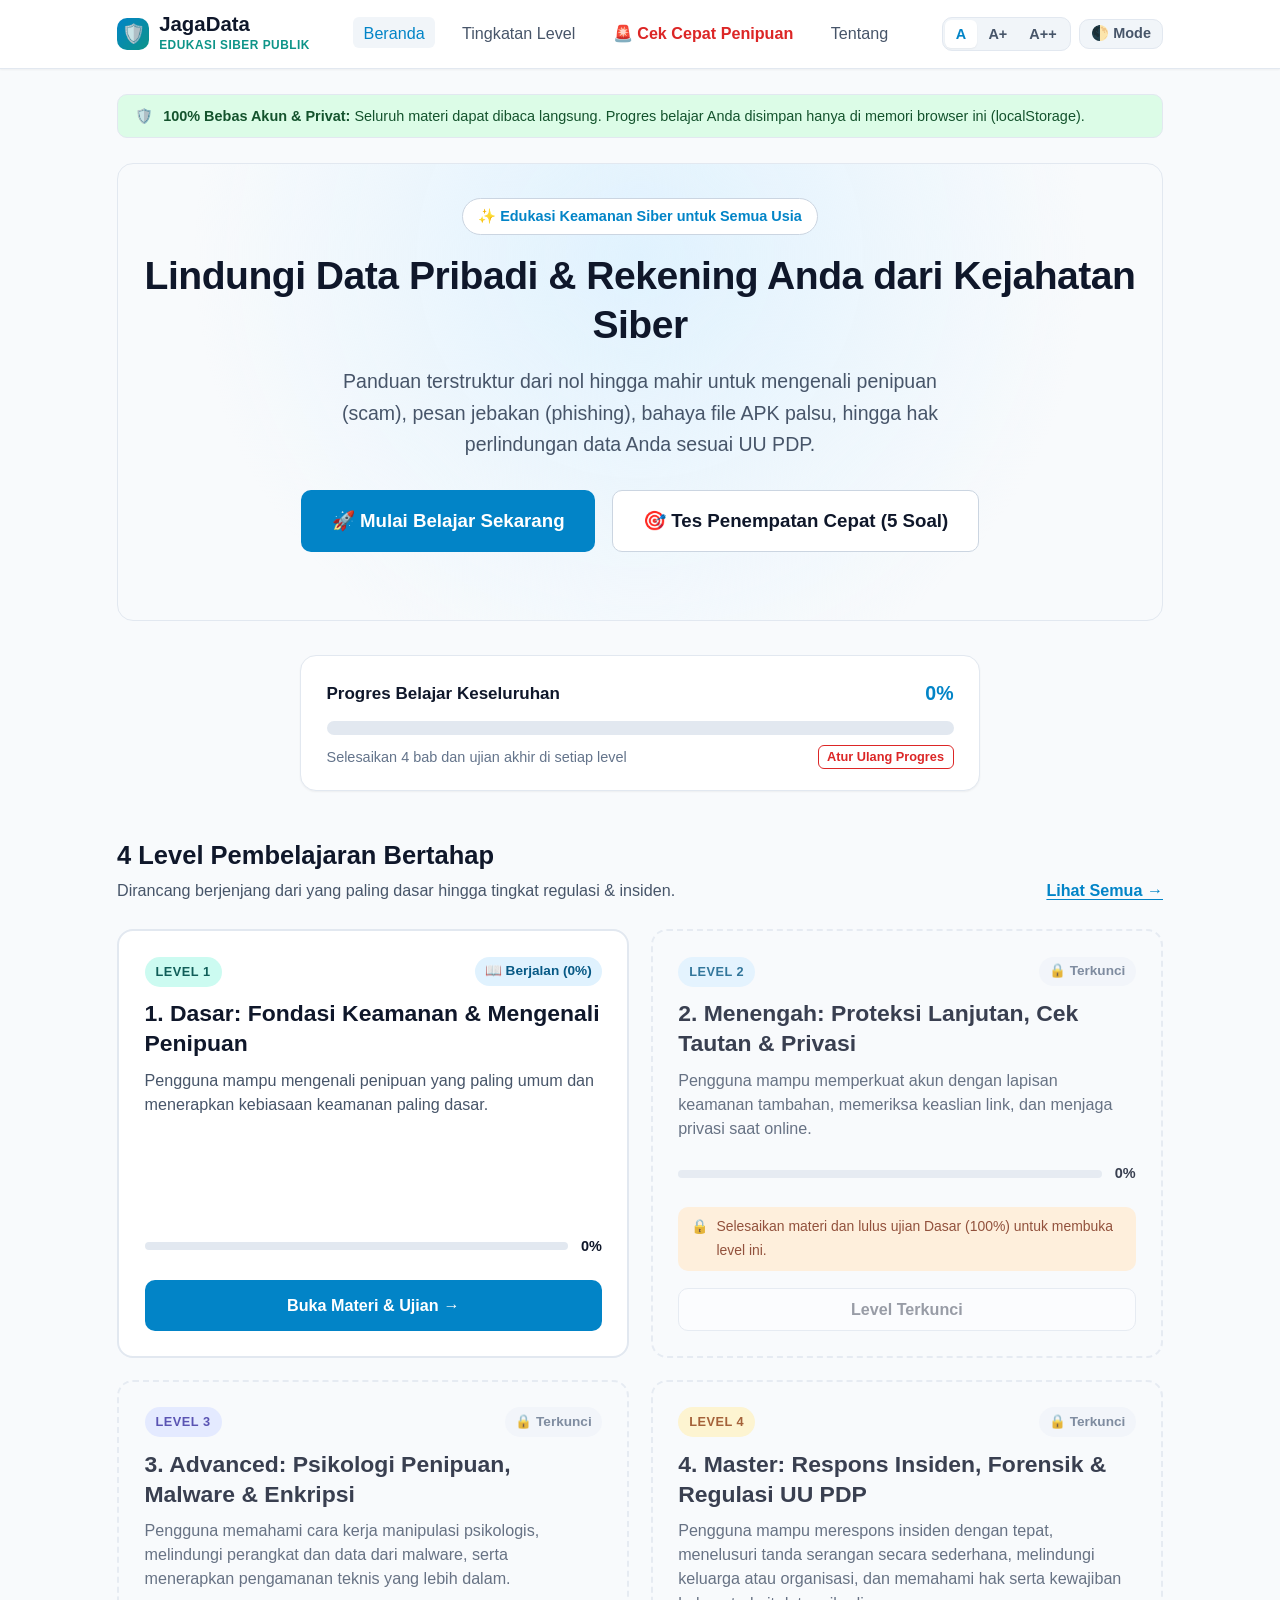
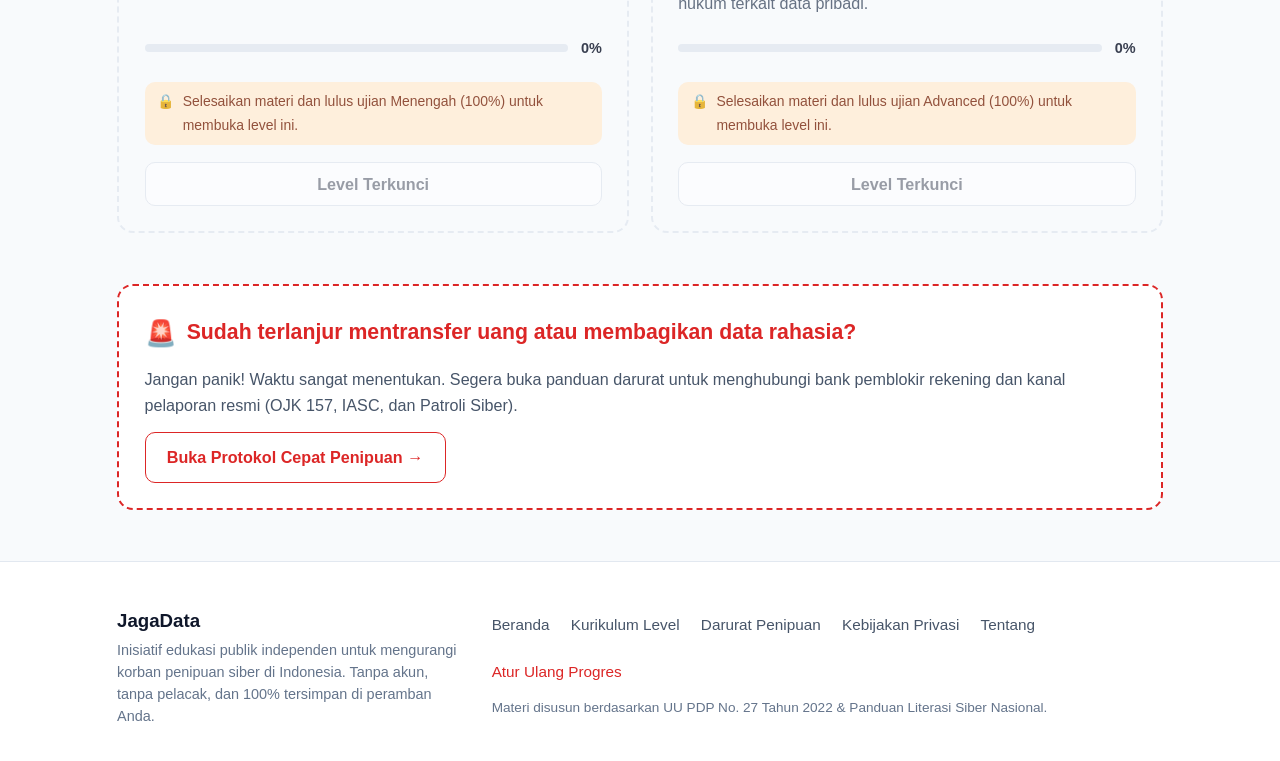
<file: index.html>
<!DOCTYPE html>
<html lang="id">
<head>
  <meta charset="UTF-8">
  <meta name="viewport" content="width=device-width, initial-scale=1.0">
  <meta http-equiv="X-UA-Compatible" content="ie=edge">
  
  <!-- Content Security Policy: Tanpa Panggilan Eksternal, Aman dari Injeksi -->
  <meta http-equiv="Content-Security-Policy" content="default-src 'self'; script-src 'self' 'unsafe-inline'; style-src 'self' 'unsafe-inline'; img-src 'self' data:; connect-src 'self'; font-src 'self'; base-uri 'self'; form-action 'self';">

  <title>JagaData - Edukasi Keamanan Data Pribadi & Anti-Scam Indonesia</title>
  <meta name="description" content="Platform edukasi mandiri perlindungan data pribadi, panduan mengenali scam, phishing, APK berbahaya, hingga hak sesuai UU PDP. Bebas akun dan ramah lansia.">
  <meta name="theme-color" content="#0284c7">

  <!-- Stylesheet Tunggal Mandiri -->
  <link rel="stylesheet" href="css/style.css">
</head>
<body>

  <!-- Header & Navigasi Utama -->
  <header class="site-header">
    <div class="container">
      <div class="header-inner">
        <!-- Logo Brand -->
        <a href="#/" class="brand-logo" aria-label="JagaData Beranda">
          <div class="brand-icon" aria-hidden="true">🛡️</div>
          <div class="brand-text">
            <span class="brand-name">JagaData</span>
            <span class="brand-badge">Edukasi Siber Publik</span>
          </div>
        </a>

        <!-- Navigasi Menu Desktop -->
        <nav aria-label="Menu Utama">
          <ul class="nav-links">
            <li><a href="#/" class="nav-link active">Beranda</a></li>
            <li><a href="#/levels" class="nav-link">Tingkatan Level</a></li>
            <li><a href="#/cek-cepat" class="nav-link" style="color: var(--color-danger); font-weight: 700;">🚨 Cek Cepat Penipuan</a></li>
            <li><a href="#/tentang" class="nav-link">Tentang</a></li>
          </ul>
        </nav>

        <!-- Pengaturan Aksesibilitas (Ukuran Huruf & Tema) -->
        <div class="header-controls">
          <div class="control-btn-group" aria-label="Pengatur Ukuran Teks">
            <button id="btn-font-normal" class="control-btn active" title="Ukuran Font Standar" aria-label="Ukuran font standar">A</button>
            <button id="btn-font-large" class="control-btn" title="Ukuran Font Besar (Ramah Lansia)" aria-label="Ukuran font besar">A+</button>
            <button id="btn-font-xlarge" class="control-btn" title="Ukuran Font Sangat Besar" aria-label="Ukuran font ekstra besar">A++</button>
          </div>
          <button id="btn-theme-toggle" class="control-btn" style="background-color: var(--bg-hover); border: 1px solid var(--border-light); border-radius: var(--radius-md);" title="Ganti Mode Tampilan (Gelap / Terang)">
            🌓 Mode
          </button>
        </div>
      </div>
    </div>
  </header>

  <!-- Area Konten Utama Dinamis (Diisi oleh Router Hash app.js) -->
  <main id="app" class="main-view" role="main">
    <div class="container" style="text-align: center; padding: 3rem 1rem;">
      <p style="color: var(--text-muted); font-size: 1.1rem;">Memuat materi pembelajaran aman...</p>
    </div>
  </main>

  <!-- Footer Situs -->
  <footer class="site-footer">
    <div class="container">
      <div class="footer-inner">
        <div>
          <div style="font-weight: 800; font-size: 1.1rem; color: var(--text-main); margin-bottom: 0.25rem;">
            JagaData
          </div>
          <p style="font-size: 0.85rem; color: var(--text-subtle); max-width: 45ch; line-height: 1.5;">
            Inisiatif edukasi publik independen untuk mengurangi korban penipuan siber di Indonesia. Tanpa akun, tanpa pelacak, dan 100% tersimpan di peramban Anda.
          </p>
        </div>

        <div>
          <ul class="footer-links">
            <li><a href="#/" class="footer-link">Beranda</a></li>
            <li><a href="#/levels" class="footer-link">Kurikulum Level</a></li>
            <li><a href="#/cek-cepat" class="footer-link">Darurat Penipuan</a></li>
            <li><a href="#/privasi" class="footer-link">Kebijakan Privasi</a></li>
            <li><a href="#/tentang" class="footer-link">Tentang</a></li>
            <li><a href="#" id="footer-reset-btn" class="footer-link" style="color: var(--color-danger);">Atur Ulang Progres</a></li>
          </ul>
          <div style="margin-top: 0.75rem; font-size: 0.8rem; color: var(--text-subtle);">
            Materi disusun berdasarkan UU PDP No. 27 Tahun 2022 & Panduan Literasi Siber Nasional.
          </div>
        </div>
      </div>
    </div>
  </footer>

  <!-- Scripts Urutan Dependensi: Konten -> Storage -> Quiz -> App -->
  <script src="data/content.js"></script>
  <script src="js/storage.js"></script>
  <script src="js/quiz.js"></script>
  <script src="js/app.js"></script>
</body>
</html>
</file>
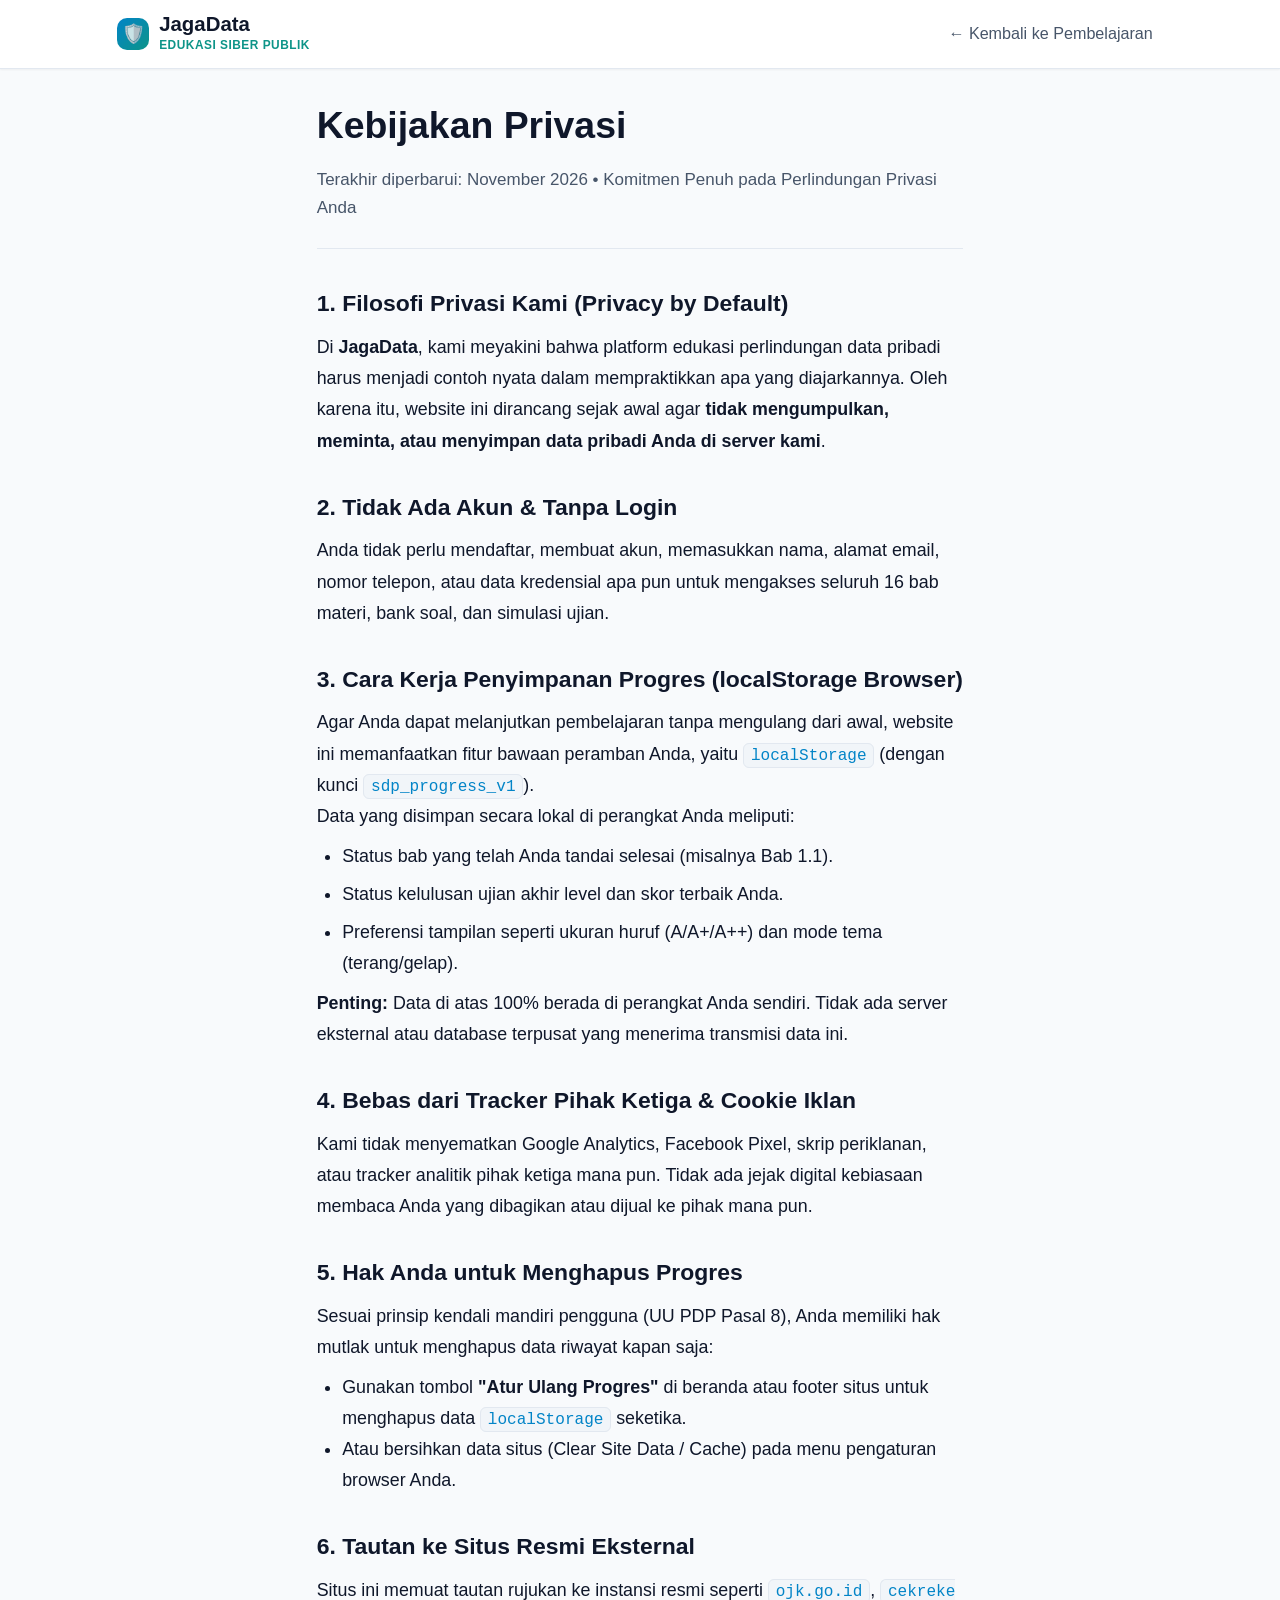
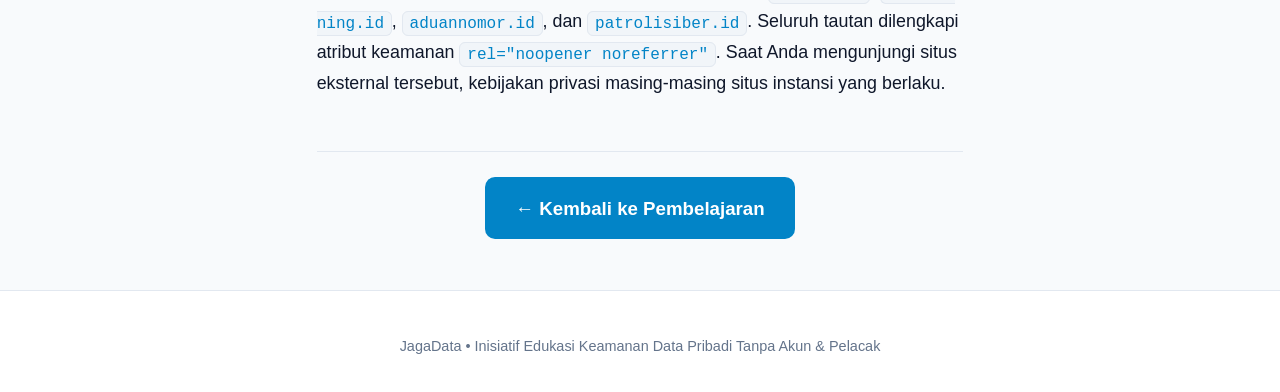
<file: privacy.html>
<!DOCTYPE html>
<html lang="id">
<head>
  <meta charset="UTF-8">
  <meta name="viewport" content="width=device-width, initial-scale=1.0">
  <meta http-equiv="X-UA-Compatible" content="ie=edge">
  <meta http-equiv="Content-Security-Policy" content="default-src 'self'; script-src 'self' 'unsafe-inline'; style-src 'self' 'unsafe-inline'; img-src 'self' data:; connect-src 'self'; font-src 'self';">

  <title>Kebijakan Privasi - JagaData</title>
  <meta name="description" content="Kebijakan privasi resmi JagaData. Tanpa akun, tanpa pelacak pihak ketiga, dan tanpa pengumpulan data pribadi.">
  <link rel="stylesheet" href="css/style.css">
</head>
<body>

  <header class="site-header">
    <div class="container">
      <div class="header-inner">
        <a href="index.html#/" class="brand-logo" aria-label="Kembali ke Beranda">
          <div class="brand-icon" aria-hidden="true">🛡️</div>
          <div class="brand-text">
            <span class="brand-name">JagaData</span>
            <span class="brand-badge">Edukasi Siber Publik</span>
          </div>
        </a>

        <nav aria-label="Menu Navigasi">
          <ul class="nav-links">
            <li><a href="index.html#/" class="nav-link">&larr; Kembali ke Pembelajaran</a></li>
          </ul>
        </nav>
      </div>
    </div>
  </header>

  <main class="main-view">
    <div class="container content-readable">
      <div style="margin-bottom: 2rem; padding-bottom: 1.5rem; border-bottom: 1px solid var(--border-light);">
        <h1 style="font-size: 2.2rem; font-weight: 800; margin-bottom: 0.5rem;">Kebijakan Privasi</h1>
        <p style="color: var(--text-muted); font-size: 1rem;">
          Terakhir diperbarui: November 2026 • Komitmen Penuh pada Perlindungan Privasi Anda
        </p>
      </div>

      <article style="display: flex; flex-direction: column; gap: 1.75rem; font-size: 1.05rem; line-height: 1.75;">
        <section>
          <h2 style="font-size: 1.35rem; font-weight: 800; margin-bottom: 0.5rem; color: var(--text-main);">
            1. Filosofi Privasi Kami (Privacy by Default)
          </h2>
          <p>
            Di <strong>JagaData</strong>, kami meyakini bahwa platform edukasi perlindungan data pribadi harus menjadi contoh nyata dalam mempraktikkan apa yang diajarkannya. Oleh karena itu, website ini dirancang sejak awal agar <strong>tidak mengumpulkan, meminta, atau menyimpan data pribadi Anda di server kami</strong>.
          </p>
        </section>

        <section>
          <h2 style="font-size: 1.35rem; font-weight: 800; margin-bottom: 0.5rem; color: var(--text-main);">
            2. Tidak Ada Akun & Tanpa Login
          </h2>
          <p>
            Anda tidak perlu mendaftar, membuat akun, memasukkan nama, alamat email, nomor telepon, atau data kredensial apa pun untuk mengakses seluruh 16 bab materi, bank soal, dan simulasi ujian.
          </p>
        </section>

        <section>
          <h2 style="font-size: 1.35rem; font-weight: 800; margin-bottom: 0.5rem; color: var(--text-main);">
            3. Cara Kerja Penyimpanan Progres (localStorage Browser)
          </h2>
          <p>
            Agar Anda dapat melanjutkan pembelajaran tanpa mengulang dari awal, website ini memanfaatkan fitur bawaan peramban Anda, yaitu <code>localStorage</code> (dengan kunci <code>sdp_progress_v1</code>).
          </p>
          <p>
            Data yang disimpan secara lokal di perangkat Anda meliputi:
          </p>
          <ul style="padding-left: 1.5rem; margin-top: 0.5rem; display: flex; flex-direction: column; gap: 0.4rem;">
            <li>Status bab yang telah Anda tandai selesai (misalnya Bab 1.1).</li>
            <li>Status kelulusan ujian akhir level dan skor terbaik Anda.</li>
            <li>Preferensi tampilan seperti ukuran huruf (A/A+/A++) dan mode tema (terang/gelap).</li>
          </ul>
          <p style="margin-top: 0.5rem;">
            <strong>Penting:</strong> Data di atas 100% berada di perangkat Anda sendiri. Tidak ada server eksternal atau database terpusat yang menerima transmisi data ini.
          </p>
        </section>

        <section>
          <h2 style="font-size: 1.35rem; font-weight: 800; margin-bottom: 0.5rem; color: var(--text-main);">
            4. Bebas dari Tracker Pihak Ketiga & Cookie Iklan
          </h2>
          <p>
            Kami tidak menyematkan Google Analytics, Facebook Pixel, skrip periklanan, atau tracker analitik pihak ketiga mana pun. Tidak ada jejak digital kebiasaan membaca Anda yang dibagikan atau dijual ke pihak mana pun.
          </p>
        </section>

        <section>
          <h2 style="font-size: 1.35rem; font-weight: 800; margin-bottom: 0.5rem; color: var(--text-main);">
            5. Hak Anda untuk Menghapus Progres
          </h2>
          <p>
            Sesuai prinsip kendali mandiri pengguna (UU PDP Pasal 8), Anda memiliki hak mutlak untuk menghapus data riwayat kapan saja:
          </p>
          <ul style="padding-left: 1.5rem; margin-top: 0.5rem;">
            <li>Gunakan tombol <strong>"Atur Ulang Progres"</strong> di beranda atau footer situs untuk menghapus data <code>localStorage</code> seketika.</li>
            <li>Atau bersihkan data situs (Clear Site Data / Cache) pada menu pengaturan browser Anda.</li>
          </ul>
        </section>

        <section>
          <h2 style="font-size: 1.35rem; font-weight: 800; margin-bottom: 0.5rem; color: var(--text-main);">
            6. Tautan ke Situs Resmi Eksternal
          </h2>
          <p>
            Situs ini memuat tautan rujukan ke instansi resmi seperti <code>ojk.go.id</code>, <code>cekrekening.id</code>, <code>aduannomor.id</code>, dan <code>patrolisiber.id</code>. Seluruh tautan dilengkapi atribut keamanan <code>rel="noopener noreferrer"</code>. Saat Anda mengunjungi situs eksternal tersebut, kebijakan privasi masing-masing situs instansi yang berlaku.
          </p>
        </section>
      </article>

      <div style="margin-top: 3rem; padding-top: 1.5rem; border-top: 1px solid var(--border-light); text-align: center;">
        <a href="index.html#/" class="btn btn-primary btn-lg">&larr; Kembali ke Pembelajaran</a>
      </div>
    </div>
  </main>

  <footer class="site-footer">
    <div class="container" style="text-align: center;">
      <p style="font-size: 0.85rem; color: var(--text-subtle);">
        JagaData &bull; Inisiatif Edukasi Keamanan Data Pribadi Tanpa Akun & Pelacak
      </p>
    </div>
  </footer>

</body>
</html>
</file>
<file: css/style.css>
/* ============================================================
   JagaData - Edukasi Keamanan Data Pribadi
   Desain: Mobile-First, Ramah Lansia & Pemula, Aksesibel (WCAG)
   ============================================================ */

:root {
  /* Palet Warna Terang */
  --bg-primary: #f8fafc;
  --bg-surface: #ffffff;
  --bg-card: #ffffff;
  --bg-hover: #f1f5f9;
  --bg-subtle: #f8fafc;
  
  --text-main: #0f172a;
  --text-muted: #475569;
  --text-subtle: #64748b;
  --text-inverse: #ffffff;

  --border-light: #e2e8f0;
  --border-medium: #cbd5e1;
  --border-focus: #0284c7;

  /* Warna Brand & Navigasi */
  --brand-primary: #0284c7;
  --brand-primary-hover: #0369a1;
  --brand-dark: #0f172a;
  --brand-accent: #0d9488;
  --brand-surface: #e0f2fe;

  /* Warna Identitas 4 Level */
  --lvl-1: #0d9488;
  --lvl-1-bg: #ccfbf1;
  --lvl-1-text: #115e59;

  --lvl-2: #0284c7;
  --lvl-2-bg: #e0f2fe;
  --lvl-2-text: #075985;

  --lvl-3: #6366f1;
  --lvl-3-bg: #e0e7ff;
  --lvl-3-text: #3730a3;

  --lvl-4: #d97706;
  --lvl-4-bg: #fef3c7;
  --lvl-4-text: #92400e;

  /* Status Colors */
  --color-success: #16a34a;
  --color-success-bg: #dcfce7;
  --color-success-text: #14532d;

  --color-danger: #dc2626;
  --color-danger-bg: #fee2e2;
  --color-danger-text: #7f1d1d;

  --color-warning: #ea580c;
  --color-warning-bg: #ffedd5;
  --color-warning-text: #7c2d12;

  --color-info: #0284c7;
  --color-info-bg: #e0f2fe;
  --color-info-text: #075985;

  /* Tipografi & Skala Font */
  --font-base: -apple-system, BlinkMacSystemFont, "Segoe UI", Roboto, "Helvetica Neue", Arial, sans-serif, "Apple Color Emoji", "Segoe UI Emoji";
  --font-code: "SFMono-Regular", Consolas, "Liberation Mono", Menlo, Courier, monospace;
  --font-size-root: 17px;
  --line-height-body: 1.68;
  --content-max-width: 72ch;

  /* Spacing & Radii */
  --radius-sm: 6px;
  --radius-md: 10px;
  --radius-lg: 16px;
  --radius-full: 9999px;
  --shadow-sm: 0 1px 2px 0 rgba(0, 0, 0, 0.05);
  --shadow-md: 0 4px 6px -1px rgba(0, 0, 0, 0.07), 0 2px 4px -2px rgba(0, 0, 0, 0.06);
  --shadow-lg: 0 10px 15px -3px rgba(0, 0, 0, 0.08), 0 4px 6px -4px rgba(0, 0, 0, 0.04);

  /* Transisi */
  --transition-fast: 0.15s ease;
  --transition-normal: 0.25s ease;
}

/* Skala Ukuran Teks untuk Ramah Lansia */
html[data-font-size="normal"] {
  --font-size-root: 17px;
}
html[data-font-size="large"] {
  --font-size-root: 19.5px;
}
html[data-font-size="xlarge"] {
  --font-size-root: 22px;
}

/* Mode Gelap via Atribut atau prefers-color-scheme */
@media (prefers-color-scheme: dark) {
  :root:not([data-theme="light"]) {
    --bg-primary: #0b0f17;
    --bg-surface: #131b2a;
    --bg-card: #182337;
    --bg-hover: #1e2c45;
    --bg-subtle: #0f1726;

    --text-main: #f1f5f9;
    --text-muted: #cbd5e1;
    --text-subtle: #94a3b8;
    --text-inverse: #0b0f17;

    --border-light: #243249;
    --border-medium: #33435e;
    --border-focus: #38bdf8;

    --brand-primary: #38bdf8;
    --brand-primary-hover: #7dd3fc;
    --brand-surface: #1e2c45;

    --lvl-1-bg: #042f2e;
    --lvl-1-text: #5eead4;

    --lvl-2-bg: #082f49;
    --lvl-2-text: #7dd3fc;

    --lvl-3-bg: #1e1b4b;
    --lvl-3-text: #a5b4fc;

    --lvl-4-bg: #451a03;
    --lvl-4-text: #fcd34d;

    --color-success-bg: #052e16;
    --color-success-text: #86efac;

    --color-danger-bg: #450a0a;
    --color-danger-text: #fca5a5;

    --color-warning-bg: #431407;
    --color-warning-text: #fdba74;

    --color-info-bg: #082f49;
    --color-info-text: #7dd3fc;
  }
}

html[data-theme="dark"] {
  --bg-primary: #0b0f17;
  --bg-surface: #131b2a;
  --bg-card: #182337;
  --bg-hover: #1e2c45;
  --bg-subtle: #0f1726;

  --text-main: #f1f5f9;
  --text-muted: #cbd5e1;
  --text-subtle: #94a3b8;
  --text-inverse: #0b0f17;

  --border-light: #243249;
  --border-medium: #33435e;
  --border-focus: #38bdf8;

  --brand-primary: #38bdf8;
  --brand-primary-hover: #7dd3fc;
  --brand-surface: #1e2c45;

  --lvl-1-bg: #042f2e;
  --lvl-1-text: #5eead4;

  --lvl-2-bg: #082f49;
  --lvl-2-text: #7dd3fc;

  --lvl-3-bg: #1e1b4b;
  --lvl-3-text: #a5b4fc;

  --lvl-4-bg: #451a03;
  --lvl-4-text: #fcd34d;

  --color-success-bg: #052e16;
  --color-success-text: #86efac;

  --color-danger-bg: #450a0a;
  --color-danger-text: #fca5a5;

  --color-warning-bg: #431407;
  --color-warning-text: #fdba74;

  --color-info-bg: #082f49;
  --color-info-text: #7dd3fc;
}

/* Hormati Preferensi Kurangi Gerakan */
@media (prefers-reduced-motion: reduce) {
  *, *::before, *::after {
    animation-duration: 0.01ms !important;
    animation-iteration-count: 1 !important;
    transition-duration: 0.01ms !important;
    scroll-behavior: auto !important;
  }
}

/* ============================================================
   Reset & Elemen Dasar
   ============================================================ */
*, *::before, *::after {
  box-sizing: border-box;
  margin: 0;
  padding: 0;
}

html {
  font-size: var(--font-size-root);
  scroll-behavior: smooth;
}

body {
  font-family: var(--font-base);
  background-color: var(--bg-primary);
  color: var(--text-main);
  line-height: var(--line-height-body);
  -webkit-font-smoothing: antialiased;
  min-height: 100vh;
  display: flex;
  flex-direction: column;
  overflow-x: hidden;
  overflow-wrap: break-word;
}

/* Focus Ring Aksesibilitas */
a:focus-visible,
button:focus-visible,
input:focus-visible,
[tabindex]:focus-visible {
  outline: 3px solid var(--border-focus);
  outline-offset: 3px;
}

a {
  color: var(--brand-primary);
  text-decoration: underline;
  text-underline-offset: 3px;
  font-weight: 500;
  transition: color var(--transition-fast);
}

a:hover {
  color: var(--brand-primary-hover);
}

img, svg {
  vertical-align: middle;
}

/* ============================================================
   Layout & Container
   ============================================================ */
.container {
  width: 100%;
  max-width: 1080px;
  margin-left: auto;
  margin-right: auto;
  padding-left: 1rem;
  padding-right: 1rem;
}

.content-readable {
  max-width: var(--content-max-width);
  margin-left: auto;
  margin-right: auto;
}

/* ============================================================
   Header & Navigasi
   ============================================================ */
.site-header {
  background-color: var(--bg-surface);
  border-bottom: 1px solid var(--border-light);
  position: sticky;
  top: 0;
  z-index: 100;
  box-shadow: var(--shadow-sm);
}

.header-inner {
  display: flex;
  align-items: center;
  justify-content: space-between;
  padding: 0.75rem 0;
  gap: 1rem;
}

@media (max-width: 768px) {
  .header-inner {
    flex-wrap: wrap;
    gap: 0.5rem;
    padding: 0.5rem 0;
  }

  .site-header nav {
    width: 100%;
    order: 3;
    border-top: 1px solid var(--border-light);
    padding-top: 0.4rem;
  }

  .nav-links {
    width: 100%;
    overflow-x: auto;
    white-space: nowrap;
    -webkit-overflow-scrolling: touch;
    padding-bottom: 0.25rem;
    gap: 0.4rem;
  }

  .nav-link {
    font-size: 0.88rem;
    padding: 0.35rem 0.6rem;
  }
}

.brand-logo {
  display: flex;
  align-items: center;
  gap: 0.6rem;
  text-decoration: none;
  color: var(--text-main);
  font-weight: 700;
  font-size: 1.25rem;
}

.brand-icon {
  width: 32px;
  height: 32px;
  background: linear-gradient(135deg, #0284c7, #0d9488);
  color: #fff;
  border-radius: var(--radius-md);
  display: flex;
  align-items: center;
  justify-content: center;
  font-weight: 900;
  font-size: 1.1rem;
  flex-shrink: 0;
}

.brand-text {
  display: flex;
  flex-direction: column;
}

.brand-name {
  font-size: 1.2rem;
  line-height: 1.1;
  color: var(--text-main);
}

.brand-badge {
  font-size: 0.7rem;
  font-weight: 600;
  color: var(--brand-accent);
  letter-spacing: 0.5px;
  text-transform: uppercase;
}

.nav-links {
  display: flex;
  align-items: center;
  gap: 1rem;
  list-style: none;
}

.nav-link {
  text-decoration: none;
  color: var(--text-muted);
  font-weight: 500;
  font-size: 0.95rem;
  padding: 0.4rem 0.6rem;
  border-radius: var(--radius-sm);
  transition: all var(--transition-fast);
}

.nav-link:hover,
.nav-link.active {
  color: var(--brand-primary);
  background-color: var(--bg-hover);
}

.header-controls {
  display: flex;
  align-items: center;
  gap: 0.5rem;
}

.control-btn-group {
  display: flex;
  align-items: center;
  background-color: var(--bg-hover);
  border: 1px solid var(--border-light);
  border-radius: var(--radius-md);
  padding: 2px;
}

.control-btn {
  background: transparent;
  border: none;
  color: var(--text-muted);
  font-size: 0.85rem;
  font-weight: 600;
  padding: 0.35rem 0.65rem;
  border-radius: var(--radius-sm);
  cursor: pointer;
  transition: all var(--transition-fast);
  display: inline-flex;
  align-items: center;
  justify-content: center;
  gap: 4px;
}

.control-btn:hover {
  color: var(--text-main);
}

.control-btn.active {
  background-color: var(--bg-surface);
  color: var(--brand-primary);
  box-shadow: var(--shadow-sm);
}

/* ============================================================
   Main Content Area
   ============================================================ */
.main-view {
  flex: 1;
  padding: 1.5rem 0 3rem;
}

/* Banner Notifikasi Offline / Safe Status */
.safety-banner {
  background-color: var(--color-success-bg);
  border: 1px solid var(--border-light);
  color: var(--color-success-text);
  padding: 0.5rem 1rem;
  font-size: 0.85rem;
  border-radius: var(--radius-md);
  margin-bottom: 1.5rem;
  display: flex;
  align-items: center;
  gap: 0.6rem;
}

/* ============================================================
   Komponen Hero & Beranda
   ============================================================ */
.hero-section {
  text-align: center;
  padding: 2rem 1rem 2.5rem;
  background: radial-gradient(circle at 50% 20%, var(--brand-surface) 0%, transparent 70%);
  border-radius: var(--radius-lg);
  margin-bottom: 2rem;
  border: 1px solid var(--border-light);
}

.hero-tag {
  display: inline-flex;
  align-items: center;
  gap: 0.5rem;
  background-color: var(--bg-surface);
  border: 1px solid var(--border-medium);
  color: var(--brand-primary);
  font-size: 0.85rem;
  font-weight: 600;
  padding: 0.3rem 0.9rem;
  border-radius: var(--radius-full);
  margin-bottom: 1rem;
}

.hero-title {
  font-size: clamp(1.6rem, 4vw, 2.3rem);
  line-height: 1.25;
  font-weight: 800;
  margin-bottom: 1rem;
  color: var(--text-main);
  letter-spacing: -0.5px;
}

.hero-desc {
  font-size: clamp(1rem, 2vw, 1.15rem);
  color: var(--text-muted);
  max-width: 60ch;
  margin: 0 auto 1.75rem;
  line-height: 1.6;
}

.hero-actions {
  display: flex;
  flex-wrap: wrap;
  align-items: center;
  justify-content: center;
  gap: 1rem;
  margin-bottom: 1.5rem;
}

@media (max-width: 480px) {
  .hero-actions .btn {
    width: 100%;
  }
}

/* Progres Bar Global Card */
.overall-progress-card {
  background-color: var(--bg-surface);
  border: 1px solid var(--border-light);
  border-radius: var(--radius-lg);
  padding: 1.25rem 1.5rem;
  margin: 0 auto 2.5rem;
  max-width: 680px;
  box-shadow: var(--shadow-sm);
}

.overall-progress-header {
  display: flex;
  justify-content: space-between;
  align-items: center;
  margin-bottom: 0.6rem;
  font-weight: 600;
  font-size: 1rem;
}

.progress-track {
  width: 100%;
  height: 14px;
  background-color: var(--border-light);
  border-radius: var(--radius-full);
  overflow: hidden;
  position: relative;
}

.progress-fill {
  height: 100%;
  background: linear-gradient(90deg, #0d9488, #0284c7);
  border-radius: var(--radius-full);
  transition: width 0.4s ease;
}

.overall-progress-desc {
  margin-top: 0.6rem;
  font-size: 0.85rem;
  color: var(--text-subtle);
  display: flex;
  justify-content: space-between;
}

/* ============================================================
   Grid Level Card (4 Level)
   ============================================================ */
.level-grid {
  display: grid;
  grid-template-columns: 1fr;
  gap: 1.25rem;
}

@media (min-width: 768px) {
  .level-grid {
    grid-template-columns: repeat(2, 1fr);
  }
}

.level-card {
  background-color: var(--bg-card);
  border: 2px solid var(--border-light);
  border-radius: var(--radius-lg);
  padding: 1.5rem;
  display: flex;
  flex-direction: column;
  justify-content: space-between;
  transition: transform var(--transition-normal), box-shadow var(--transition-normal);
  position: relative;
}

.level-card:hover:not(.locked) {
  transform: translateY(-2px);
  box-shadow: var(--shadow-md);
  border-color: var(--border-medium);
}

.level-card.locked {
  opacity: 0.82;
  background-color: var(--bg-subtle);
  border-style: dashed;
}

.level-card-header {
  display: flex;
  align-items: flex-start;
  justify-content: space-between;
  gap: 0.5rem;
  margin-bottom: 0.75rem;
}

.level-badge {
  display: inline-block;
  font-size: 0.75rem;
  font-weight: 700;
  padding: 0.25rem 0.65rem;
  border-radius: var(--radius-full);
  text-transform: uppercase;
  letter-spacing: 0.5px;
}

.level-1 .level-badge { background: var(--lvl-1-bg); color: var(--lvl-1-text); }
.level-2 .level-badge { background: var(--lvl-2-bg); color: var(--lvl-2-text); }
.level-3 .level-badge { background: var(--lvl-3-bg); color: var(--lvl-3-text); }
.level-4 .level-badge { background: var(--lvl-4-bg); color: var(--lvl-4-text); }

.level-status-pill {
  font-size: 0.8rem;
  font-weight: 600;
  display: inline-flex;
  align-items: center;
  gap: 0.35rem;
  padding: 0.2rem 0.6rem;
  border-radius: var(--radius-full);
}

.status-locked {
  background-color: var(--bg-hover);
  color: var(--text-subtle);
}

.status-active {
  background-color: var(--color-info-bg);
  color: var(--color-info-text);
}

.status-completed {
  background-color: var(--color-success-bg);
  color: var(--color-success-text);
}

.level-card-title {
  font-size: 1.35rem;
  font-weight: 700;
  margin-bottom: 0.5rem;
  line-height: 1.3;
}

.level-card-goal {
  font-size: 0.95rem;
  color: var(--text-muted);
  margin-bottom: 1.25rem;
  line-height: 1.5;
  flex: 1;
}

.level-card-progress {
  margin-bottom: 1.25rem;
}

.level-progress-bar-wrap {
  display: flex;
  align-items: center;
  gap: 0.75rem;
  font-size: 0.85rem;
  font-weight: 600;
}

.level-lock-reason {
  background-color: var(--color-warning-bg);
  color: var(--color-warning-text);
  font-size: 0.82rem;
  padding: 0.5rem 0.75rem;
  border-radius: var(--radius-md);
  margin-bottom: 1rem;
  display: flex;
  align-items: flex-start;
  gap: 0.5rem;
}

/* ============================================================
   Tombol & Elemen Interaktif
   ============================================================ */
.btn {
  display: inline-flex;
  align-items: center;
  justify-content: center;
  gap: 0.5rem;
  padding: 0.65rem 1.25rem;
  font-size: 0.95rem;
  font-weight: 600;
  border-radius: var(--radius-md);
  border: 1px solid transparent;
  cursor: pointer;
  text-decoration: none;
  transition: all var(--transition-fast);
  white-space: nowrap;
  font-family: inherit;
}

.btn-primary {
  background-color: var(--brand-primary);
  color: #ffffff !important;
}

.btn-primary:hover {
  background-color: var(--brand-primary-hover);
}

.btn-secondary {
  background-color: var(--bg-surface);
  border-color: var(--border-medium);
  color: var(--text-main);
}

.btn-secondary:hover {
  background-color: var(--bg-hover);
  border-color: var(--text-muted);
}

.btn-success {
  background-color: var(--color-success);
  color: #ffffff !important;
}

.btn-success:hover {
  filter: brightness(0.92);
}

.btn-outline-danger {
  background-color: transparent;
  border-color: var(--color-danger);
  color: var(--color-danger);
}

.btn-outline-danger:hover {
  background-color: var(--color-danger-bg);
}

.btn-sm {
  padding: 0.4rem 0.75rem;
  font-size: 0.85rem;
  border-radius: var(--radius-sm);
}

.btn-lg {
  padding: 0.85rem 1.75rem;
  font-size: 1.1rem;
  border-radius: var(--radius-md);
}

.btn-block {
  width: 100%;
}

.btn:disabled,
.btn.disabled {
  opacity: 0.5;
  cursor: not-allowed;
  pointer-events: none;
}

/* ============================================================
   Tampilan Level Detail (Daftar Bab & Ujian)
   ============================================================ */
.level-detail-header {
  margin-bottom: 2rem;
  padding-bottom: 1.5rem;
  border-bottom: 1px solid var(--border-light);
}

.breadcrumb {
  display: flex;
  flex-wrap: wrap;
  align-items: center;
  gap: 0.5rem;
  font-size: 0.9rem;
  color: var(--text-subtle);
  margin-bottom: 0.75rem;
  list-style: none;
}

.breadcrumb li+li::before {
  content: "/";
  margin-right: 0.5rem;
  color: var(--border-medium);
}

.bab-list {
  display: flex;
  flex-direction: column;
  gap: 1rem;
  margin-bottom: 2rem;
}

.bab-item-card {
  background-color: var(--bg-surface);
  border: 1px solid var(--border-light);
  border-radius: var(--radius-lg);
  padding: 1.25rem;
  display: flex;
  flex-direction: column;
  gap: 0.75rem;
  transition: all var(--transition-fast);
}

@media (min-width: 640px) {
  .bab-item-card {
    flex-direction: row;
    align-items: center;
    justify-content: space-between;
  }
}

@media (max-width: 639px) {
  .bab-item-card .btn {
    width: 100%;
  }
  .exam-banner-card .btn {
    width: 100%;
  }
}

.bab-item-card:hover {
  border-color: var(--brand-primary);
  background-color: var(--bg-hover);
}

.bab-item-card.completed {
  border-left: 5px solid var(--color-success);
}

.bab-item-info {
  display: flex;
  flex-direction: column;
  gap: 0.25rem;
}

.bab-item-badge {
  font-size: 0.8rem;
  font-weight: 700;
  color: var(--brand-primary);
  display: flex;
  align-items: center;
  gap: 0.4rem;
}

.bab-item-title {
  font-size: 1.15rem;
  font-weight: 700;
  color: var(--text-main);
}

.bab-item-desc {
  font-size: 0.9rem;
  color: var(--text-muted);
}

.bab-item-meta {
  font-size: 0.8rem;
  color: var(--text-subtle);
  display: flex;
  align-items: center;
  gap: 0.75rem;
}

/* Ujian Card di Level Detail */
.exam-banner-card {
  background-color: var(--bg-surface);
  border: 2px solid var(--border-medium);
  border-radius: var(--radius-lg);
  padding: 1.5rem;
  display: flex;
  flex-direction: column;
  gap: 1rem;
}

@media (min-width: 640px) {
  .exam-banner-card {
    flex-direction: row;
    align-items: center;
    justify-content: space-between;
  }
}

.exam-banner-card.unlocked {
  border-color: var(--brand-primary);
  background: linear-gradient(to right, var(--bg-surface), var(--brand-surface));
}

.exam-banner-card.passed {
  border-color: var(--color-success);
  background-color: var(--color-success-bg);
}

/* ============================================================
   Tampilan Baca Bab (Isi Materi & Kotak Khusus)
   ============================================================ */
.bab-article {
  padding-bottom: 2rem;
}

.bab-header {
  margin-bottom: 2rem;
  padding-bottom: 1.25rem;
  border-bottom: 1px solid var(--border-light);
}

.bab-title {
  font-size: 1.85rem;
  line-height: 1.3;
  margin-bottom: 0.5rem;
  font-weight: 800;
}

.bab-meta-bar {
  display: flex;
  flex-wrap: wrap;
  align-items: center;
  gap: 1rem;
  color: var(--text-subtle);
  font-size: 0.9rem;
}

.content-section {
  margin-bottom: 1.75rem;
}

.section-subheading {
  font-size: 1.25rem;
  font-weight: 700;
  margin-top: 1.5rem;
  margin-bottom: 0.6rem;
  color: var(--text-main);
}

.section-text {
  margin-bottom: 1rem;
  font-size: 1.05rem;
  line-height: 1.75;
}

.section-list,
.section-list-ordered {
  padding-left: 1.5rem;
  margin-bottom: 1.25rem;
  display: flex;
  flex-direction: column;
  gap: 0.6rem;
  font-size: 1.05rem;
}

.section-list li,
.section-list-ordered li {
  line-height: 1.65;
}

code {
  font-family: var(--font-code);
  background-color: var(--bg-hover);
  border: 1px solid var(--border-light);
  padding: 0.15rem 0.4rem;
  border-radius: var(--radius-sm);
  font-size: 0.9em;
  color: var(--brand-primary);
  word-break: break-all;
}

/* Kotak Khusus (Callouts) */
.callout-box {
  padding: 1.25rem;
  border-radius: var(--radius-md);
  margin: 1.5rem 0;
  border-left: 5px solid;
}

.callout-title {
  font-size: 1.05rem;
  font-weight: 700;
  margin-bottom: 0.5rem;
  display: flex;
  align-items: center;
  gap: 0.5rem;
}

.callout-content {
  font-size: 1rem;
  line-height: 1.65;
}

.callout-bahaya {
  background-color: var(--color-danger-bg);
  border-color: var(--color-danger);
  color: var(--color-danger-text);
}

.callout-perhatian {
  background-color: var(--color-warning-bg);
  border-color: var(--color-warning);
  color: var(--color-warning-text);
}

.callout-tips {
  background-color: var(--lvl-1-bg);
  border-color: var(--lvl-1);
  color: var(--lvl-1-text);
}

.callout-tindakan {
  background-color: var(--color-info-bg);
  border-color: var(--color-info);
  color: var(--color-info-text);
}

.callout-info {
  background-color: var(--bg-hover);
  border-color: var(--border-medium);
  color: var(--text-main);
}

/* Kesimpulan Bab */
.bab-conclusion-card {
  background-color: var(--bg-surface);
  border: 2px solid var(--brand-accent);
  border-radius: var(--radius-lg);
  padding: 1.5rem;
  margin: 2.5rem 0 2rem;
  box-shadow: var(--shadow-sm);
}

.conclusion-badge {
  font-size: 0.8rem;
  font-weight: 700;
  text-transform: uppercase;
  color: var(--brand-accent);
  letter-spacing: 0.5px;
  margin-bottom: 0.5rem;
  display: flex;
  align-items: center;
  gap: 0.4rem;
}

.conclusion-text {
  font-size: 1.15rem;
  font-weight: 600;
  line-height: 1.6;
  color: var(--text-main);
}

/* Tombol Selesai & Navigasi Bab */
.bab-action-box {
  background-color: var(--bg-surface);
  border: 1px solid var(--border-light);
  border-radius: var(--radius-lg);
  padding: 1.5rem;
  margin-top: 2rem;
  text-align: center;
  box-shadow: var(--shadow-sm);
}

.bab-nav-buttons {
  display: flex;
  justify-content: space-between;
  align-items: center;
  gap: 1rem;
  margin-top: 1.5rem;
  padding-top: 1.5rem;
  border-top: 1px solid var(--border-light);
}

@media (max-width: 600px) {
  .bab-nav-buttons {
    flex-direction: column-reverse;
    gap: 0.75rem;
  }
  .bab-nav-buttons > div {
    width: 100%;
  }
  .bab-nav-buttons .btn {
    width: 100%;
  }
}

/* ============================================================
   Tampilan Ujian & Kuis (1 Soal per Layar)
   ============================================================ */
.quiz-container {
  max-width: 760px;
  margin: 0 auto;
}

.quiz-top-bar {
  display: flex;
  justify-content: space-between;
  align-items: center;
  margin-bottom: 1rem;
}

.quiz-progress-text {
  font-size: 1rem;
  font-weight: 700;
  color: var(--brand-primary);
}

.quiz-progress-track {
  width: 100%;
  height: 8px;
  background-color: var(--border-light);
  border-radius: var(--radius-full);
  overflow: hidden;
  margin-bottom: 1.75rem;
}

.quiz-progress-fill {
  height: 100%;
  background: var(--brand-primary);
  border-radius: var(--radius-full);
  transition: width 0.2s ease;
}

.question-card {
  background-color: var(--bg-card);
  border: 1px solid var(--border-light);
  border-radius: var(--radius-lg);
  padding: 1.75rem;
  box-shadow: var(--shadow-sm);
  margin-bottom: 1.5rem;
}

.question-prompt {
  font-size: 1.25rem;
  font-weight: 700;
  line-height: 1.5;
  margin-bottom: 1.5rem;
  color: var(--text-main);
}

.choices-list {
  display: flex;
  flex-direction: column;
  gap: 0.75rem;
}

.choice-label {
  display: flex;
  align-items: flex-start;
  gap: 0.85rem;
  padding: 1rem 1.15rem;
  background-color: var(--bg-surface);
  border: 2px solid var(--border-light);
  border-radius: var(--radius-md);
  cursor: pointer;
  transition: all var(--transition-fast);
  user-select: none;
}

.choice-label:hover {
  border-color: var(--brand-primary);
  background-color: var(--bg-hover);
}

.choice-label.selected {
  border-color: var(--brand-primary);
  background-color: var(--brand-surface);
  font-weight: 600;
}

.choice-letter {
  display: inline-flex;
  align-items: center;
  justify-content: center;
  width: 28px;
  height: 28px;
  border-radius: 50%;
  background-color: var(--border-light);
  color: var(--text-muted);
  font-weight: 700;
  font-size: 0.85rem;
  flex-shrink: 0;
  margin-top: 2px;
}

.choice-label.selected .choice-letter {
  background-color: var(--brand-primary);
  color: #fff;
}

.choice-text {
  font-size: 1.05rem;
  line-height: 1.5;
  color: var(--text-main);
}

/* Navigasi Soal & Nomor Grid */
.quiz-nav-row {
  display: flex;
  justify-content: space-between;
  align-items: center;
  gap: 0.75rem;
  margin-bottom: 1.5rem;
}

@media (max-width: 540px) {
  .quiz-nav-row {
    display: grid;
    grid-template-columns: 1fr 1fr;
    gap: 0.75rem;
  }
  #btn-quiz-prev {
    grid-column: 1;
    grid-row: 1;
    width: 100%;
  }
  #btn-quiz-next {
    grid-column: 2;
    grid-row: 1;
    width: 100%;
  }
  #btn-quiz-submit {
    grid-column: 1 / -1;
    grid-row: 2;
    width: 100%;
  }
}

.quiz-quick-nav {
  background-color: var(--bg-surface);
  border: 1px solid var(--border-light);
  border-radius: var(--radius-lg);
  padding: 1rem;
  margin-top: 1.5rem;
}

.quick-nav-title {
  font-size: 0.85rem;
  font-weight: 600;
  color: var(--text-muted);
  margin-bottom: 0.6rem;
  display: flex;
  justify-content: space-between;
}

.quick-nav-grid {
  display: flex;
  flex-wrap: wrap;
  gap: 0.5rem;
}

.quick-nav-btn {
  width: 38px;
  height: 38px;
  border-radius: var(--radius-sm);
  border: 1px solid var(--border-light);
  background-color: var(--bg-surface);
  color: var(--text-muted);
  font-weight: 700;
  font-size: 0.9rem;
  cursor: pointer;
  transition: all var(--transition-fast);
}

.quick-nav-btn:hover {
  border-color: var(--brand-primary);
  color: var(--brand-primary);
}

.quick-nav-btn.answered {
  background-color: var(--bg-hover);
  border-color: var(--border-medium);
  color: var(--text-main);
}

.quick-nav-btn.current {
  border-color: var(--brand-primary);
  background-color: var(--brand-primary);
  color: #ffffff;
}

/* ============================================================
   Halaman Hasil Ujian
   ============================================================ */
.result-card {
  background-color: var(--bg-surface);
  border: 1px solid var(--border-light);
  border-radius: var(--radius-lg);
  padding: 2rem 1.5rem;
  text-align: center;
  margin-bottom: 2rem;
  box-shadow: var(--shadow-sm);
}

.result-card.passed {
  border-top: 6px solid var(--color-success);
}

.result-card.failed {
  border-top: 6px solid var(--color-danger);
}

.score-circle {
  width: 120px;
  height: 120px;
  border-radius: 50%;
  margin: 0 auto 1.25rem;
  display: flex;
  flex-direction: column;
  align-items: center;
  justify-content: center;
  font-weight: 800;
}

.passed .score-circle {
  background-color: var(--color-success-bg);
  color: var(--color-success-text);
  border: 4px solid var(--color-success);
}

.failed .score-circle {
  background-color: var(--color-danger-bg);
  color: var(--color-danger-text);
  border: 4px solid var(--color-danger);
}

.score-num {
  font-size: 2.2rem;
  line-height: 1;
}

.score-max {
  font-size: 0.85rem;
  opacity: 0.8;
}

.result-title {
  font-size: 1.6rem;
  font-weight: 800;
  margin-bottom: 0.5rem;
}

.result-subtitle {
  font-size: 1.05rem;
  color: var(--text-muted);
  max-width: 50ch;
  margin: 0 auto 1.5rem;
}

/* Kotak Rekomendasi Bab yang Lemah */
.weak-babs-box {
  background-color: var(--color-warning-bg);
  border: 1px solid var(--color-warning);
  border-radius: var(--radius-md);
  padding: 1.25rem;
  margin: 1.5rem 0;
  text-align: left;
}

.weak-babs-title {
  font-weight: 700;
  color: var(--color-warning-text);
  margin-bottom: 0.5rem;
  display: flex;
  align-items: center;
  gap: 0.4rem;
}

.weak-babs-list {
  display: flex;
  flex-wrap: wrap;
  gap: 0.5rem;
  margin-top: 0.5rem;
  list-style: none;
}

/* Rincian Jawaban Soal Ujian */
.review-item {
  background-color: var(--bg-surface);
  border: 1px solid var(--border-light);
  border-radius: var(--radius-md);
  padding: 1.25rem;
  margin-bottom: 1rem;
}

.review-item.is-correct {
  border-left: 5px solid var(--color-success);
}

.review-item.is-wrong {
  border-left: 5px solid var(--color-danger);
}

.review-header {
  display: flex;
  justify-content: space-between;
  align-items: flex-start;
  margin-bottom: 0.75rem;
  gap: 0.5rem;
}

.review-badge {
  font-size: 0.8rem;
  font-weight: 700;
  padding: 0.2rem 0.5rem;
  border-radius: var(--radius-sm);
  display: inline-flex;
  align-items: center;
  gap: 0.35rem;
}

.badge-correct {
  background-color: var(--color-success-bg);
  color: var(--color-success-text);
}

.badge-wrong {
  background-color: var(--color-danger-bg);
  color: var(--color-danger-text);
}

.review-question {
  font-weight: 700;
  font-size: 1.05rem;
  margin-bottom: 0.75rem;
}

.review-answer-box {
  font-size: 0.95rem;
  margin-bottom: 0.5rem;
  padding: 0.5rem 0.75rem;
  border-radius: var(--radius-sm);
  background-color: var(--bg-hover);
}

.review-explanation {
  background-color: var(--bg-subtle);
  border: 1px solid var(--border-light);
  border-radius: var(--radius-sm);
  padding: 0.75rem;
  font-size: 0.92rem;
  color: var(--text-muted);
  margin-top: 0.75rem;
}

/* ============================================================
   Halaman Cek Cepat & Darurat
   ============================================================ */
.quick-check-grid {
  display: grid;
  grid-template-columns: 1fr;
  gap: 1.25rem;
}

@media (min-width: 640px) {
  .quick-check-grid {
    grid-template-columns: repeat(2, 1fr);
  }
}

.contact-card {
  background-color: var(--bg-surface);
  border: 1px solid var(--border-light);
  border-radius: var(--radius-lg);
  padding: 1.25rem;
}

.contact-card-title {
  font-size: 1.15rem;
  font-weight: 700;
  margin-bottom: 0.4rem;
}

/* ============================================================
   Modal Konfirmasi
   ============================================================ */
.modal-overlay {
  position: fixed;
  inset: 0;
  background-color: rgba(15, 23, 42, 0.6);
  display: flex;
  align-items: center;
  justify-content: center;
  z-index: 999;
  padding: 1rem;
}

.modal-content {
  background-color: var(--bg-surface);
  border-radius: var(--radius-lg);
  padding: 1.75rem;
  max-width: 480px;
  width: 100%;
  box-shadow: var(--shadow-lg);
}

.modal-title {
  font-size: 1.3rem;
  font-weight: 700;
  margin-bottom: 0.75rem;
}

.modal-body {
  font-size: 1rem;
  color: var(--text-muted);
  margin-bottom: 1.5rem;
  line-height: 1.6;
}

.modal-actions {
  display: flex;
  justify-content: flex-end;
  gap: 0.75rem;
}

/* ============================================================
   Footer
   ============================================================ */
.site-footer {
  background-color: var(--bg-surface);
  border-top: 1px solid var(--border-light);
  padding: 2.5rem 0 2rem;
  margin-top: auto;
  font-size: 0.9rem;
  color: var(--text-muted);
}

.footer-inner {
  display: flex;
  flex-direction: column;
  gap: 1.5rem;
}

@media (min-width: 768px) {
  .footer-inner {
    flex-direction: row;
    justify-content: space-between;
    align-items: center;
  }
}

.footer-links {
  display: flex;
  flex-wrap: wrap;
  gap: 1.25rem;
  list-style: none;
}

.footer-link {
  color: var(--text-muted);
  text-decoration: none;
}

.footer-link:hover {
  color: var(--brand-primary);
}

/* Animasi Perayaan Sederhana */
@keyframes pop-fade {
  0% { transform: scale(0.9); opacity: 0; }
  100% { transform: scale(1); opacity: 1; }
}

.celebration-box {
  animation: pop-fade 0.3s ease-out;
}
</file>
